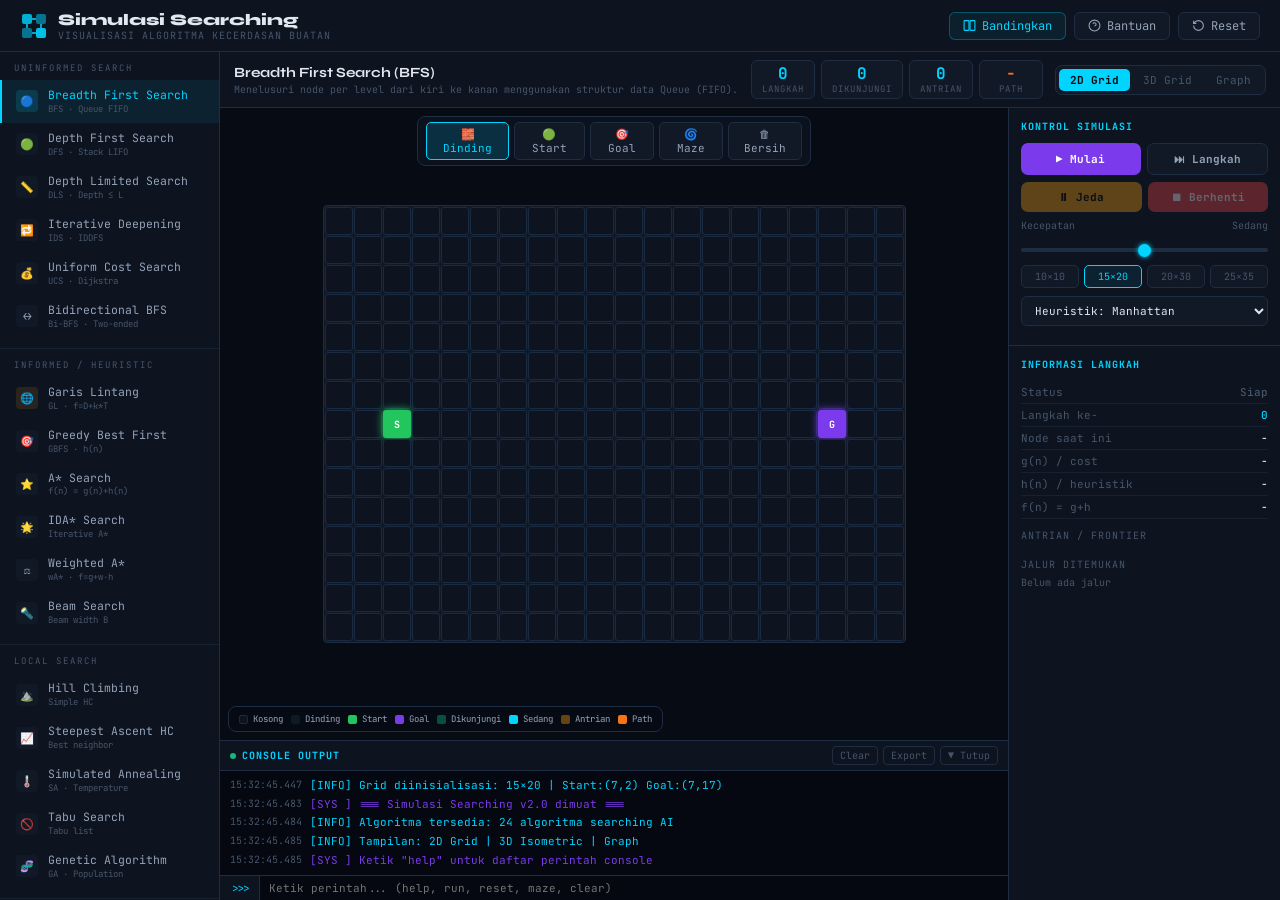
<file: Index.html>
<!DOCTYPE html>
<html lang="id">
<head>
  <meta charset="UTF-8">
  <meta name="viewport" content="width=device-width, initial-scale=1.0">
  <title>Simulasi Searching — AI Visualization</title>
  <link href="https://fonts.googleapis.com/css2?family=JetBrains+Mono:wght@300;400;500;700&family=Syne:wght@400;600;700;800&display=swap" rel="stylesheet">
  <link rel="stylesheet" href="style.css">
</head>
<body>

<!-- HEADER -->
<header>
  <div class="header-brand">
    <svg width="28" height="28" viewBox="0 0 28 28" fill="none">
      <rect x="2" y="2" width="10" height="10" rx="2" fill="currentColor" opacity="0.8"/>
      <rect x="16" y="2" width="10" height="10" rx="2" fill="currentColor" opacity="0.5"/>
      <rect x="2" y="16" width="10" height="10" rx="2" fill="currentColor" opacity="0.5"/>
      <rect x="16" y="16" width="10" height="10" rx="2" fill="currentColor" opacity="0.9"/>
      <line x1="7" y1="12" x2="7" y2="16" stroke="currentColor" stroke-width="1.5"/>
      <line x1="21" y1="12" x2="21" y2="16" stroke="currentColor" stroke-width="1.5"/>
      <line x1="12" y1="7" x2="16" y2="7" stroke="currentColor" stroke-width="1.5"/>
      <line x1="12" y1="21" x2="16" y2="21" stroke="currentColor" stroke-width="1.5"/>
    </svg>
    <div>
      <div class="title">Simulasi Searching</div>
      <div class="subtitle">Visualisasi Algoritma Kecerdasan Buatan</div>
    </div>
  </div>
  <div class="header-actions">
    <button class="btn-header btn-compare-toggle" id="btnCompareToggle" onclick="toggleCompareMode()">
      <svg width="13" height="13" viewBox="0 0 24 24" fill="none" stroke="currentColor" stroke-width="2">
        <rect x="2" y="3" width="9" height="18" rx="1"/><rect x="13" y="3" width="9" height="18" rx="1"/>
      </svg>
      Bandingkan
    </button>
    <button class="btn-header" onclick="openModal('bantuan')">
      <svg width="13" height="13" viewBox="0 0 24 24" fill="none" stroke="currentColor" stroke-width="2">
        <circle cx="12" cy="12" r="10"/><path d="M9.09 9a3 3 0 0 1 5.83 1c0 2-3 3-3 3"/><line x1="12" y1="17" x2="12.01" y2="17"/>
      </svg>
      Bantuan
    </button>
    <button class="btn-header" onclick="resetAll()">
      <svg width="13" height="13" viewBox="0 0 24 24" fill="none" stroke="currentColor" stroke-width="2">
        <path d="M3 12a9 9 0 1 0 9-9 9.75 9.75 0 0 0-6.74 2.74L3 8"/><path d="M3 3v5h5"/>
      </svg>
      Reset
    </button>
  </div>
</header>

<!-- APP LAYOUT: sidebar + content -->
<div class="app-layout">

  <!-- SIDEBAR: algorithm list (always visible, never disabled) -->
  <div class="sidebar">
    <div class="sidebar-section">
      <div class="sidebar-label">Uninformed Search</div>
      <div class="algo-item active" data-algo="bfs" onclick="selectAlgo(this,'bfs')">
        <div class="algo-icon">🔵</div>
        <div><div class="algo-name">Breadth First Search</div><div class="algo-cat">BFS · Queue FIFO</div></div>
      </div>
      <div class="algo-item" data-algo="dfs" onclick="selectAlgo(this,'dfs')">
        <div class="algo-icon">🟢</div>
        <div><div class="algo-name">Depth First Search</div><div class="algo-cat">DFS · Stack LIFO</div></div>
      </div>
      <div class="algo-item" data-algo="dls" onclick="selectAlgo(this,'dls')">
        <div class="algo-icon">📏</div>
        <div><div class="algo-name">Depth Limited Search</div><div class="algo-cat">DLS · Depth ≤ L</div></div>
      </div>
      <div class="algo-item" data-algo="ids" onclick="selectAlgo(this,'ids')">
        <div class="algo-icon">🔁</div>
        <div><div class="algo-name">Iterative Deepening</div><div class="algo-cat">IDS · IDDFS</div></div>
      </div>
      <div class="algo-item" data-algo="ucs" onclick="selectAlgo(this,'ucs')">
        <div class="algo-icon">💰</div>
        <div><div class="algo-name">Uniform Cost Search</div><div class="algo-cat">UCS · Dijkstra</div></div>
      </div>
      <div class="algo-item" data-algo="bidirectional" onclick="selectAlgo(this,'bidirectional')">
        <div class="algo-icon">↔️</div>
        <div><div class="algo-name">Bidirectional BFS</div><div class="algo-cat">Bi-BFS · Two-ended</div></div>
      </div>
    </div>

    <div class="sidebar-section">
      <div class="sidebar-label">Informed / Heuristic</div>
      <div class="algo-item custom-algo" data-algo="garislintang" onclick="selectAlgo(this,'garislintang')">
        <div class="algo-icon">🌐</div>
        <div><div class="algo-name">Garis Lintang</div><div class="algo-cat">GL · f=D+k*T</div></div>
      </div>
      <div class="algo-item" data-algo="greedy" onclick="selectAlgo(this,'greedy')">
        <div class="algo-icon">🎯</div>
        <div><div class="algo-name">Greedy Best First</div><div class="algo-cat">GBFS · h(n)</div></div>
      </div>
      <div class="algo-item" data-algo="astar" onclick="selectAlgo(this,'astar')">
        <div class="algo-icon">⭐</div>
        <div><div class="algo-name">A* Search</div><div class="algo-cat">f(n) = g(n)+h(n)</div></div>
      </div>
      <div class="algo-item" data-algo="idastar" onclick="selectAlgo(this,'idastar')">
        <div class="algo-icon">🌟</div>
        <div><div class="algo-name">IDA* Search</div><div class="algo-cat">Iterative A*</div></div>
      </div>
      <div class="algo-item" data-algo="weighted_astar" onclick="selectAlgo(this,'weighted_astar')">
        <div class="algo-icon">⚖️</div>
        <div><div class="algo-name">Weighted A*</div><div class="algo-cat">wA* · f=g+w·h</div></div>
      </div>
      <div class="algo-item" data-algo="beam" onclick="selectAlgo(this,'beam')">
        <div class="algo-icon">🔦</div>
        <div><div class="algo-name">Beam Search</div><div class="algo-cat">Beam width B</div></div>
      </div>
    </div>

    <div class="sidebar-section">
      <div class="sidebar-label">Local Search</div>
      <div class="algo-item" data-algo="hillclimbing" onclick="selectAlgo(this,'hillclimbing')">
        <div class="algo-icon">⛰️</div>
        <div><div class="algo-name">Hill Climbing</div><div class="algo-cat">Simple HC</div></div>
      </div>
      <div class="algo-item" data-algo="steepest" onclick="selectAlgo(this,'steepest')">
        <div class="algo-icon">📈</div>
        <div><div class="algo-name">Steepest Ascent HC</div><div class="algo-cat">Best neighbor</div></div>
      </div>
      <div class="algo-item" data-algo="simulated_annealing" onclick="selectAlgo(this,'simulated_annealing')">
        <div class="algo-icon">🌡️</div>
        <div><div class="algo-name">Simulated Annealing</div><div class="algo-cat">SA · Temperature</div></div>
      </div>
      <div class="algo-item" data-algo="tabu" onclick="selectAlgo(this,'tabu')">
        <div class="algo-icon">🚫</div>
        <div><div class="algo-name">Tabu Search</div><div class="algo-cat">Tabu list</div></div>
      </div>
      <div class="algo-item" data-algo="genetic" onclick="selectAlgo(this,'genetic')">
        <div class="algo-icon">🧬</div>
        <div><div class="algo-name">Genetic Algorithm</div><div class="algo-cat">GA · Population</div></div>
      </div>
    </div>

    <div class="sidebar-section">
      <div class="sidebar-label">Adversarial</div>
      <div class="algo-item" data-algo="minimax" onclick="selectAlgo(this,'minimax')">
        <div class="algo-icon">♟️</div>
        <div><div class="algo-name">Minimax Search</div><div class="algo-cat">Game tree</div></div>
      </div>
      <div class="algo-item" data-algo="alphabeta" onclick="selectAlgo(this,'alphabeta')">
        <div class="algo-icon">✂️</div>
        <div><div class="algo-name">Alpha-Beta Pruning</div><div class="algo-cat">α-β · Minimax opt</div></div>
      </div>
      <div class="algo-item" data-algo="mcts" onclick="selectAlgo(this,'mcts')">
        <div class="algo-icon">🎲</div>
        <div><div class="algo-name">Monte Carlo Tree</div><div class="algo-cat">MCTS · UCB1</div></div>
      </div>
    </div>

    <div class="sidebar-section">
      <div class="sidebar-label">Constraint / Other</div>
      <div class="algo-item" data-algo="backtracking" onclick="selectAlgo(this,'backtracking')">
        <div class="algo-icon">🔙</div>
        <div><div class="algo-name">Backtracking</div><div class="algo-cat">Constraint satisfy</div></div>
      </div>
      <div class="algo-item" data-algo="ants" onclick="selectAlgo(this,'ants')">
        <div class="algo-icon">🐜</div>
        <div><div class="algo-name">Ant Colony Opt.</div><div class="algo-cat">ACO · Pheromone</div></div>
      </div>
      <div class="algo-item" data-algo="jps" onclick="selectAlgo(this,'jps')">
        <div class="algo-icon">🚀</div>
        <div><div class="algo-name">Jump Point Search</div><div class="algo-cat">JPS · Grid opt A*</div></div>
      </div>
    </div>
  </div><!-- /sidebar -->

  <!-- CONTENT AREA -->
  <div class="content-area">

    <!-- TOP BAR: algo info + stats + view toggle -->
    <div class="top-bar">
      <div class="top-bar-info">
        <div class="top-bar-title" id="algoTitle">Breadth First Search (BFS)</div>
        <div class="top-bar-desc" id="algoDesc">Menelusuri node per level dari kiri ke kanan menggunakan struktur data Queue (FIFO).</div>
      </div>
      <div class="stats-row" id="statsRowNormal">
        <div class="stat-box"><div class="stat-val" id="statSteps">0</div><div class="stat-lbl">Langkah</div></div>
        <div class="stat-box"><div class="stat-val" id="statVisited">0</div><div class="stat-lbl">Dikunjungi</div></div>
        <div class="stat-box"><div class="stat-val" id="statQueue">0</div><div class="stat-lbl">Antrian</div></div>
        <div class="stat-box"><div class="stat-val" id="statPath" style="color:var(--node-path)">-</div><div class="stat-lbl">Path</div></div>
      </div>
      <div class="view-toggle" id="viewToggleNormal">
        <button class="view-btn active" onclick="setView('2d',this)">2D Grid</button>
        <button class="view-btn" onclick="setView('3d',this)">3D Grid</button>
        <button class="view-btn" onclick="setView('graph',this)">Graph</button>
      </div>
    </div>

    <!-- MAIN SPLIT: canvas area + right panel -->
    <div class="main-split">

      <!-- ── CANVAS COLUMN ── -->
      <div class="canvas-col">

        <!-- NORMAL MODE: single grid -->
        <div class="canvas-wrap" id="canvasWrapNormal">
          <div id="grid2d">
            <div class="grid-container" id="gridContainer"></div>
          </div>
          <div id="grid3d">
            <canvas id="threeCanvas"></canvas>
            <div class="controls-3d-hint">
              <span><span class="hint-key">Klik Kiri</span> Putar</span>
              <span><span class="hint-key">Klik Kanan</span> Geser</span>
              <span><span class="hint-key">Scroll</span> Zoom</span>
            </div>
          </div>
          <div id="graphView"><canvas id="graphCanvas"></canvas></div>
          <div class="legend">
            <div class="legend-item"><div class="legend-dot" style="background:var(--bg2);border:1px solid #1a2a40"></div>Kosong</div>
            <div class="legend-item"><div class="legend-dot" style="background:#0f1923"></div>Dinding</div>
            <div class="legend-item"><div class="legend-dot" style="background:var(--node-start)"></div>Start</div>
            <div class="legend-item"><div class="legend-dot" style="background:var(--node-goal)"></div>Goal</div>
            <div class="legend-item"><div class="legend-dot" style="background:rgba(16,185,129,0.4)"></div>Dikunjungi</div>
            <div class="legend-item"><div class="legend-dot" style="background:var(--node-current)"></div>Sedang</div>
            <div class="legend-item"><div class="legend-dot" style="background:rgba(245,158,11,0.4)"></div>Antrian</div>
            <div class="legend-item"><div class="legend-dot" style="background:var(--node-path)"></div>Path</div>
          </div>
          <div class="canvas-toolbar">
            <button class="tool-btn active" id="toolWall" onclick="setTool('wall',this)">🧱 Dinding</button>
            <button class="tool-btn" id="toolStart" onclick="setTool('start',this)">🟢 Start</button>
            <button class="tool-btn" id="toolGoal" onclick="setTool('goal',this)">🎯 Goal</button>
            <button class="tool-btn" onclick="generateMaze()">🌀 Maze</button>
            <button class="tool-btn" onclick="clearGrid()">🗑 Bersih</button>
          </div>
        </div>

        <!-- COMPARE MODE: dual grid -->
        <div class="compare-dual-wrap" id="compareDualWrap" style="display:none">
          <div class="compare-grid-panel" id="gridSplitA">
            <div class="benchmark-grid-title">
              <div class="compare-indicator compare-a"></div>
              <span id="compareGridTitleA">Algo A</span>
              <div class="compare-grid-badge" id="compareBadgeA"></div>
            </div>
            <div class="compare-grid-inner" id="compareGridInnerA">
              <div class="grid-container" id="gridContainerA"></div>
            </div>
            <div class="legend compare-legend">
              <div class="legend-item"><div class="legend-dot" style="background:var(--bg2);border:1px solid #1a2a40"></div>Kosong</div>
              <div class="legend-item"><div class="legend-dot" style="background:#0f1923"></div>Dinding</div>
              <div class="legend-item"><div class="legend-dot" style="background:var(--node-start)"></div>Start</div>
              <div class="legend-item"><div class="legend-dot" style="background:var(--node-goal)"></div>Goal</div>
              <div class="legend-item"><div class="legend-dot" style="background:rgba(16,185,129,0.4)"></div>Dikunjungi</div>
              <div class="legend-item"><div class="legend-dot" style="background:var(--node-current)"></div>Sedang</div>
              <div class="legend-item"><div class="legend-dot" style="background:var(--node-path)"></div>Path</div>
            </div>
          </div>
          <div class="compare-grid-panel" id="gridSplitB">
            <div class="benchmark-grid-title">
              <div class="compare-indicator compare-b"></div>
              <span id="compareGridTitleB">Algo B</span>
              <div class="compare-grid-badge" id="compareBadgeB"></div>
            </div>
            <div class="compare-grid-inner" id="compareGridInnerB">
              <div class="grid-container" id="gridContainerB"></div>
            </div>
            <div class="legend compare-legend">
              <div class="legend-item"><div class="legend-dot" style="background:var(--bg2);border:1px solid #1a2a40"></div>Kosong</div>
              <div class="legend-item"><div class="legend-dot" style="background:#0f1923"></div>Dinding</div>
              <div class="legend-item"><div class="legend-dot" style="background:var(--node-start)"></div>Start</div>
              <div class="legend-item"><div class="legend-dot" style="background:var(--node-goal)"></div>Goal</div>
              <div class="legend-item"><div class="legend-dot" style="background:rgba(16,185,129,0.4)"></div>Dikunjungi</div>
              <div class="legend-item"><div class="legend-dot" style="background:var(--node-current)"></div>Sedang</div>
              <div class="legend-item"><div class="legend-dot" style="background:var(--node-path)"></div>Path</div>
            </div>
          </div>
          <div class="canvas-toolbar compare-toolbar" id="compareToolbar">
            <button class="tool-btn active" id="cmpToolWall" onclick="setCmpTool('wall',this)">🧱 Dinding</button>
            <button class="tool-btn" id="cmpToolStart" onclick="setCmpTool('start',this)">🟢 Start</button>
            <button class="tool-btn" id="cmpToolGoal" onclick="setCmpTool('goal',this)">🎯 Goal</button>
            <button class="tool-btn" onclick="generateCompareMaze()">🌀 Maze</button>
            <button class="tool-btn" onclick="clearCompareGrid()">🗑 Bersih</button>
          </div>
        </div>

        <!-- CONSOLE — sits below the grid -->
        <div class="console-area">
          <div class="console-header">
            <div class="console-title">
              <div class="console-dot"></div>
              Console Output
            </div>
            <div class="console-actions">
              <button class="console-btn" onclick="clearConsole()">Clear</button>
              <button class="console-btn" onclick="exportLog()">Export</button>
              <button class="console-btn" id="consoleToggle" onclick="toggleConsole()">▼ Tutup</button>
            </div>
          </div>
          <div class="console-body" id="consoleBody"></div>
          <div class="console-input-row">
            <div class="console-prompt">&gt;&gt;&gt;</div>
            <input class="console-input" type="text" placeholder="Ketik perintah... (help, run, reset, maze, clear)" onkeydown="handleConsoleInput(event)">
          </div>
        </div>

      </div><!-- /canvas-col -->

      <!-- ── RIGHT PANEL ── always visible, content swaps per mode -->
      <div class="right-panel">

        <!-- NORMAL MODE PANEL -->
        <div id="rightNormal">
          <div class="panel-section">
            <div class="panel-title">Kontrol Simulasi</div>
            <div class="ctrl-row">
              <button class="btn-ctrl btn-start" id="btnStart" onclick="startSimulation()">▶ Mulai</button>
              <button class="btn-ctrl btn-step" id="btnStep" onclick="stepThroughSimulation()">⏭ Langkah</button>
            </div>
            <div class="ctrl-row">
              <button class="btn-ctrl btn-pause" id="btnPause" onclick="pauseSimulation()">⏸ Jeda</button>
              <button class="btn-ctrl btn-stop" id="btnStop" onclick="stopSimulation()">⏹ Berhenti</button>
            </div>
            <div class="slider-row">
              <div class="slider-label"><span>Kecepatan</span><span id="speedLabel">Sedang</span></div>
              <input type="range" min="1" max="5" value="3" id="speedSlider" oninput="updateSpeed(this.value)">
            </div>
            <div class="grid-size-row">
              <button class="grid-size-btn" onclick="setGridSize(10,10,this)">10×10</button>
              <button class="grid-size-btn active" onclick="setGridSize(15,20,this)">15×20</button>
              <button class="grid-size-btn" onclick="setGridSize(20,30,this)">20×30</button>
              <button class="grid-size-btn" onclick="setGridSize(25,35,this)">25×35</button>
            </div>
            <select class="select-styled" id="heuristicSel" onchange="updateHeuristic(this.value)">
              <option value="manhattan">Heuristik: Manhattan</option>
              <option value="euclidean">Heuristik: Euclidean</option>
              <option value="chebyshev">Heuristik: Chebyshev</option>
              <option value="octile">Heuristik: Octile</option>
            </select>
            <select class="select-styled" id="weightSel" style="display:none" onchange="updateWeight(this.value)">
              <option value="1">Bobot w = 1.0</option>
              <option value="1.5">Bobot w = 1.5</option>
              <option value="2">Bobot w = 2.0</option>
              <option value="3">Bobot w = 3.0</option>
            </select>
            <select class="select-styled" id="beamWidthSel" style="display:none">
              <option value="2">Beam Width = 2</option>
              <option value="3">Beam Width = 3</option>
              <option value="5">Beam Width = 5</option>
              <option value="10">Beam Width = 10</option>
            </select>
            <select class="select-styled" id="depthLimitSel" style="display:none">
              <option value="5">Depth Limit = 5</option>
              <option value="8">Depth Limit = 8</option>
              <option value="10">Depth Limit = 10</option>
              <option value="15">Depth Limit = 15</option>
            </select>
          </div>
          <div class="panel-section" style="flex:1;overflow-y:auto;padding-bottom:6px;">
            <div class="panel-title">Informasi Langkah</div>
            <div class="info-row"><span class="info-key">Status</span><span class="info-val" id="infoStatus" style="color:var(--text3)">Siap</span></div>
            <div class="info-row"><span class="info-key">Langkah ke-</span><span class="info-val accent" id="infoStep">0</span></div>
            <div class="info-row"><span class="info-key">Node saat ini</span><span class="info-val" id="infoCurrent">-</span></div>
            <div class="info-row"><span class="info-key">g(n) / cost</span><span class="info-val" id="infoGn">-</span></div>
            <div class="info-row"><span class="info-key">h(n) / heuristik</span><span class="info-val" id="infoHn">-</span></div>
            <div class="info-row"><span class="info-key">f(n) = g+h</span><span class="info-val" id="infoFn">-</span></div>
            <div style="margin-top:10px;font-size:10px;color:var(--text3);text-transform:uppercase;letter-spacing:1px;margin-bottom:5px;">Antrian / Frontier</div>
            <div class="queue-display" id="queueDisplay"></div>
            <div style="margin-top:10px;font-size:10px;color:var(--text3);text-transform:uppercase;letter-spacing:1px;margin-bottom:5px;">Jalur Ditemukan</div>
            <div class="path-display" id="pathDisplay"><span style="color:var(--text3);font-size:10px">Belum ada jalur</span></div>
          </div>
        </div><!-- /rightNormal -->

        <!-- COMPARE MODE PANEL -->
        <div id="rightCompare" style="display:none">
          <!-- Algo pickers -->
          <div class="panel-section">
            <div class="panel-title">Pilih Algoritma</div>
            <div class="cmp-picker-row">
              <div class="cmp-picker-dot compare-a"></div>
              <select class="select-styled cmp-select" id="compareAlgoA" onchange="onCompareAlgoChange()" style="margin-bottom:0"></select>
            </div>
            <div class="cmp-vs-divider">
              <div class="cmp-vs-line"></div>
              <span class="cmp-vs-text">VS</span>
              <div class="cmp-vs-line"></div>
            </div>
            <div class="cmp-picker-row">
              <div class="cmp-picker-dot compare-b"></div>
              <select class="select-styled cmp-select" id="compareAlgoB" onchange="onCompareAlgoChange()" style="margin-bottom:0"></select>
            </div>
          </div>
          <!-- Compare controls -->
          <div class="panel-section">
            <div class="panel-title">Kontrol Komparasi</div>
            <div class="ctrl-row">
              <button class="btn-ctrl btn-start" id="btnCompareStart" onclick="startCompare()">▶ Mulai</button>
              <button class="btn-ctrl btn-stop" id="btnCompareStop" onclick="stopCompare()" disabled>⏹ Stop</button>
            </div>
            <div class="ctrl-row">
              <button class="btn-ctrl btn-pause" id="btnComparePause" onclick="pauseCompare()" disabled style="flex:1">⏸ Jeda</button>
            </div>
            <div class="slider-row">
              <div class="slider-label"><span>Kecepatan</span><span id="compareSpeedLabel">Sedang</span></div>
              <input type="range" min="1" max="5" value="3" id="compareSpeedSlider" oninput="updateCompareSpeed(this.value)">
            </div>
            <!-- Grid size for compare too -->
            <div class="grid-size-row">
              <button class="grid-size-btn cmp-size-btn" onclick="setCmpGridSize(10,10,this)">10×10</button>
              <button class="grid-size-btn cmp-size-btn active" onclick="setCmpGridSize(15,20,this)">15×20</button>
              <button class="grid-size-btn cmp-size-btn" onclick="setCmpGridSize(20,30,this)">20×30</button>
              <button class="grid-size-btn cmp-size-btn" onclick="setCmpGridSize(25,35,this)">25×35</button>
            </div>
          </div>
          <!-- Scoreboard -->
          <div class="panel-section cmp-scoreboard-section">
            <div class="panel-title">
              📊 Komparasi
              <div class="scoreboard-winner" id="scoreboardWinner"></div>
            </div>
            <div class="scoreboard-grid">
              <div class="scoreboard-metric label-col">Metrik</div>
              <div class="scoreboard-metric algo-col-a">
                <div class="compare-indicator compare-a" style="width:7px;height:7px;display:inline-block;margin-right:4px;border-radius:50%;flex-shrink:0"></div>
                <span id="scoreAlgoNameA" style="overflow:hidden;text-overflow:ellipsis;white-space:nowrap">A</span>
              </div>
              <div class="scoreboard-metric algo-col-b">
                <div class="compare-indicator compare-b" style="width:7px;height:7px;display:inline-block;margin-right:4px;border-radius:50%;flex-shrink:0"></div>
                <span id="scoreAlgoNameB" style="overflow:hidden;text-overflow:ellipsis;white-space:nowrap">B</span>
              </div>

              <div class="scoreboard-row-label">Status</div>
              <div class="scoreboard-val" id="scoreStatusA"><span class="sbadge sbadge-ready">Siap</span></div>
              <div class="scoreboard-val" id="scoreStatusB"><span class="sbadge sbadge-ready">Siap</span></div>

              <div class="scoreboard-row-label">Langkah</div>
              <div class="scoreboard-val" id="scoreStepsA">0</div>
              <div class="scoreboard-val" id="scoreStepsB">0</div>

              <div class="scoreboard-row-label">Dikunjungi</div>
              <div class="scoreboard-val" id="scoreVisitedA">0</div>
              <div class="scoreboard-val" id="scoreVisitedB">0</div>

              <div class="scoreboard-row-label">Antrian</div>
              <div class="scoreboard-val" id="scoreQueueA">0</div>
              <div class="scoreboard-val" id="scoreQueueB">0</div>

              <div class="scoreboard-row-label">Path</div>
              <div class="scoreboard-val" id="scorePathA">-</div>
              <div class="scoreboard-val" id="scorePathB">-</div>

              <div class="scoreboard-row-label">Waktu (ms)</div>
              <div class="scoreboard-val" id="scoreTimeA">0</div>
              <div class="scoreboard-val" id="scoreTimeB">0</div>

              <div class="scoreboard-row-label">Efisiensi</div>
              <div class="scoreboard-val" id="scoreEffA">-</div>
              <div class="scoreboard-val" id="scoreEffB">-</div>
            </div>
            <!-- Progress bars -->
            <div class="compare-progress-wrap" style="margin-top:8px">
              <div class="compare-progress-label">A</div>
              <div class="compare-progress-bar-wrap"><div class="compare-progress-bar compare-prog-a" id="progressBarA" style="width:0%"></div></div>
              <div class="compare-progress-label">B</div>
              <div class="compare-progress-bar-wrap"><div class="compare-progress-bar compare-prog-b" id="progressBarB" style="width:0%"></div></div>
            </div>
          </div>
        </div><!-- /rightCompare -->

      </div><!-- /right-panel -->

    </div><!-- /main-split -->

  </div><!-- /content-area -->

</div><!-- /app-layout -->

<!-- MODAL -->
<div class="modal-overlay" id="modalOverlay" onclick="closeModal()">
  <div class="modal" onclick="event.stopPropagation()">
    <h2 id="modalTitle">Bantuan</h2>
    <div id="modalContent"></div>
    <button class="modal-close" onclick="closeModal()">Tutup</button>
  </div>
</div>

<script src="main.js"></script>
</body>
</html>
</file>
<file: style.css>
/* ── TOKENS ── */
:root {
  --bg:           #070b14;
  --bg2:          #0d1420;
  --bg3:          #111927;
  --border:       #1e2d42;
  --accent:       #00d4ff;
  --accent2:      #7c3aed;
  --accent3:      #f59e0b;
  --accent4:      #10b981;
  --accent5:      #ef4444;
  --text:         #e2e8f0;
  --text2:        #94a3b8;
  --text3:        #475569;
  --node-start:   #22c55e;
  --node-goal:    #7c3aed;
  --node-current: #00d4ff;
  --node-path:    #f97316;
  --node-wall:    #1e293b;
}

* { margin:0; padding:0; box-sizing:border-box; }
html, body { height:100%; overflow:hidden; }
body {
  font-family:'JetBrains Mono', monospace;
  background:var(--bg);
  color:var(--text);
  display:flex;
  flex-direction:column;
}

/* ── HEADER ── */
header {
  display:flex; align-items:center; justify-content:space-between;
  padding:0 20px; height:52px;
  background:var(--bg2); border-bottom:1px solid var(--border);
  flex-shrink:0; z-index:100;
}
.header-brand { display:flex; align-items:center; gap:10px; }
.header-brand svg { color:var(--accent); }
.header-brand .title { font-family:'Syne',sans-serif; font-size:16px; font-weight:800; }
.header-brand .subtitle { font-size:10px; color:var(--text3); letter-spacing:1px; text-transform:uppercase; }
.header-actions { display:flex; gap:8px; }
.btn-header {
  display:flex; align-items:center; gap:6px;
  padding:5px 13px; border-radius:6px;
  background:var(--bg3); border:1px solid var(--border);
  color:var(--text2); font-family:'JetBrains Mono',monospace; font-size:12px;
  cursor:pointer; transition:all 0.2s;
}
.btn-header:hover { border-color:var(--accent); color:var(--accent); }
.btn-compare-toggle { border-color:rgba(0,212,255,0.3); color:var(--accent); background:rgba(0,212,255,0.06); }
.btn-compare-toggle.active { background:rgba(0,212,255,0.15); border-color:var(--accent); box-shadow:0 0 12px rgba(0,212,255,0.2); }

/* ── APP LAYOUT ── */
.app-layout { display:flex; flex:1; overflow:hidden; }

/* ── SIDEBAR ── */
.sidebar {
  width:220px; flex-shrink:0;
  background:var(--bg2); border-right:1px solid var(--border);
  overflow-y:auto; display:flex; flex-direction:column;
}
.sidebar::-webkit-scrollbar { width:4px; }
.sidebar::-webkit-scrollbar-thumb { background:var(--border); border-radius:2px; }

.sidebar-section { padding:10px 0; border-bottom:1px solid rgba(30,45,66,0.5); }
.sidebar-section:last-child { border-bottom:none; }
.sidebar-label { font-size:9px; letter-spacing:2px; text-transform:uppercase; color:var(--text3); padding:0 14px 6px; }

.algo-item {
  display:flex; align-items:center; gap:10px;
  padding:8px 14px; cursor:pointer;
  transition:all 0.15s; border-left:2px solid transparent;
  font-size:11.5px; color:var(--text2);
}
.algo-item:hover { background:var(--bg3); color:var(--text); }
.algo-item.active { background:rgba(0,212,255,0.07); border-left-color:var(--accent); color:var(--accent); }
.algo-item .algo-icon {
  width:22px; height:22px; display:flex; align-items:center; justify-content:center;
  border-radius:4px; background:var(--bg3); font-size:11px; flex-shrink:0;
}
.algo-item.active .algo-icon { background:rgba(0,212,255,0.15); }
.algo-item .algo-name { line-height:1.3; }
.algo-item .algo-cat { font-size:9px; color:var(--text3); }
.algo-item.custom-algo.active { background:rgba(245,158,11,0.08); border-left-color:var(--accent3); color:var(--accent3); }
.algo-item.custom-algo:hover { background:rgba(245,158,11,0.05); color:var(--accent3); }
.algo-item.custom-algo .algo-icon { background:rgba(245,158,11,0.12); }

/* ── CONTENT AREA ── */
.content-area { flex:1; display:flex; flex-direction:column; overflow:hidden; min-width:0; }

/* ── TOP BAR ── */
.top-bar {
  display:flex; align-items:center; justify-content:space-between;
  padding:8px 14px; background:var(--bg2); border-bottom:1px solid var(--border);
  flex-shrink:0; gap:12px; flex-wrap:wrap;
}
.top-bar-info { min-width:0; flex:1; }
.top-bar-title { font-family:'Syne',sans-serif; font-weight:700; font-size:14px; white-space:nowrap; overflow:hidden; text-overflow:ellipsis; }
.top-bar-desc { font-size:10px; color:var(--text3); margin-top:2px; }

.stats-row { display:flex; gap:6px; }
.stat-box {
  display:flex; flex-direction:column; align-items:center;
  background:var(--bg3); border:1px solid var(--border);
  border-radius:6px; padding:3px 10px; min-width:64px;
}
.stat-val { font-size:16px; font-weight:700; color:var(--accent); line-height:1.2; }
.stat-lbl { font-size:9px; color:var(--text3); text-transform:uppercase; letter-spacing:1px; }

.view-toggle {
  display:flex; gap:2px;
  background:var(--bg3); border:1px solid var(--border);
  border-radius:7px; padding:3px;
}
.view-btn {
  padding:4px 11px; border-radius:5px; font-size:11px;
  cursor:pointer; transition:all 0.15s;
  font-family:'JetBrains Mono',monospace;
  background:none; border:none; color:var(--text3);
}
.view-btn.active { background:var(--accent); color:var(--bg); font-weight:700; }

/* ── MAIN SPLIT ── */
.main-split { flex:1; display:flex; overflow:hidden; min-height:0; }

/* ── CANVAS COLUMN ── */
.canvas-col {
  flex:1; display:flex; flex-direction:column; overflow:hidden; min-width:0;
  position:relative;
}

/* ── SINGLE CANVAS WRAP ── */
.canvas-wrap {
  flex:1; position:relative; overflow:hidden;
  background:var(--bg); min-height:0;
}
#grid2d { position:absolute; inset:0; display:flex; align-items:center; justify-content:center; }
.grid-container { display:grid; gap:1px; background:var(--bg3); border:1px solid var(--border); border-radius:4px; padding:1px; }

.cell {
  width:28px; height:28px; border-radius:3px; cursor:pointer;
  transition:background 0.1s, transform 0.1s;
  display:flex; align-items:center; justify-content:center;
  font-size:8px; font-weight:700; color:transparent; position:relative;
}
.cell:hover { transform:scale(1.15); z-index:2; }
.cell.unvisited { background:var(--bg2); border:1px solid #1a2a40; }
.cell.wall      { background:#0f1923; border:1px solid #0a1018; }
.cell.start     { background:var(--node-start); box-shadow:0 0 8px var(--node-start); color:#fff; }
.cell.goal      { background:var(--node-goal);  box-shadow:0 0 8px var(--node-goal);  color:#fff; }
.cell.visited   { background:rgba(16,185,129,0.35); border-color:rgba(16,185,129,0.5); }
.cell.current   { background:var(--node-current); box-shadow:0 0 12px var(--node-current); border-color:var(--node-current); color:var(--bg); animation:pulse 0.4s ease; }
.cell.queued    { background:rgba(245,158,11,0.4); border-color:rgba(245,158,11,0.6); }
.cell.path      { background:var(--node-path); box-shadow:0 0 10px var(--node-path); color:#fff; }

#grid3d { position:absolute; inset:0; display:none; }
#threeCanvas { width:100%; height:100%; display:block; cursor:grab; }
#threeCanvas.dragging { cursor:grabbing; }
.controls-3d-hint {
  position:absolute; bottom:50px; left:50%; transform:translateX(-50%);
  background:rgba(7,11,20,0.85); border:1px solid var(--border); border-radius:8px;
  padding:6px 14px; font-size:10px; color:var(--text3);
  display:flex; gap:14px; backdrop-filter:blur(8px); pointer-events:none; white-space:nowrap;
}
.controls-3d-hint span { display:flex; align-items:center; gap:4px; }
.hint-key { background:var(--bg3); border:1px solid var(--border); border-radius:3px; padding:1px 5px; font-size:9px; color:var(--accent); }
#graphView { position:absolute; inset:0; display:none; }
#graphCanvas { width:100%; height:100%; display:block; }

/* Legend */
.legend {
  position:absolute; bottom:8px; left:8px;
  display:flex; gap:8px; flex-wrap:wrap;
  background:rgba(7,11,20,0.85); border:1px solid var(--border);
  border-radius:8px; padding:6px 10px;
  backdrop-filter:blur(8px);
}
.legend-item { display:flex; align-items:center; gap:5px; font-size:9px; color:var(--text2); }
.legend-dot { width:9px; height:9px; border-radius:2px; }

/* Canvas toolbar */
.canvas-toolbar {
  position:absolute; top:8px; left:50%; transform:translateX(-50%);
  display:flex; gap:5px;
  background:rgba(13,20,32,0.92); border:1px solid var(--border);
  border-radius:8px; padding:5px 8px; backdrop-filter:blur(10px);
  z-index:5;
}
.tool-btn {
  padding:4px 9px; border-radius:5px; font-size:11px; cursor:pointer;
  background:var(--bg3); border:1px solid var(--border); color:var(--text2);
  font-family:'JetBrains Mono',monospace; transition:all 0.15s;
}
.tool-btn:hover { border-color:var(--accent); color:var(--accent); }
.tool-btn.active { background:rgba(0,212,255,0.15); border-color:var(--accent); color:var(--accent); }
button:disabled, select:disabled {
  opacity:0.35; cursor:not-allowed !important;
  pointer-events:none !important; box-shadow:none !important;
}

/* ── COMPARE DUAL GRID ── */
.compare-dual-wrap {
  flex:1; display:flex; overflow:hidden; position:relative; min-height:0;
}
.compare-grid-panel {
  flex:1; display:flex; flex-direction:column; position:relative; overflow:hidden;
  background:var(--bg);
}
#gridSplitA { border-left:2px solid rgba(0,212,255,0.25); border-right:1px solid var(--border); }
#gridSplitB { border-right:2px solid rgba(124,58,237,0.25); }
.benchmark-grid-title {
  display:flex; align-items:center; gap:7px;
  padding:7px 10px; background:var(--bg2); border-bottom:1px solid var(--border);
  font-family:'Syne',sans-serif; font-weight:700; font-size:11px; color:var(--text);
  flex-shrink:0;
}
#gridSplitA .benchmark-grid-title { color:var(--accent); }
#gridSplitB .benchmark-grid-title { color:var(--accent2); }
.compare-grid-badge { margin-left:auto; }
.compare-grid-inner {
  flex:1; display:flex; align-items:center; justify-content:center;
  overflow:hidden; padding:6px; position:relative;
}
.compare-legend {
  position:absolute !important; bottom:4px !important; left:4px !important;
  padding:4px 7px !important; gap:5px !important; font-size:8.5px !important;
}
.compare-toolbar { top:44px !important; }

@keyframes winnerPulse { 0%,100%{opacity:1} 50%{opacity:0.85} }
#gridSplitA.winner { border-left-color:var(--accent4); animation:winnerPulse 0.7s ease 3; }
#gridSplitB.winner { border-right-color:var(--accent4); animation:winnerPulse 0.7s ease 3; }

/* ── CONSOLE (inside canvas-col, below grid) ── */
.console-area {
  height:160px; flex-shrink:0;
  border-top:1px solid var(--border);
  display:flex; flex-direction:column;
  background:#050810;
}
.console-header {
  display:flex; align-items:center; justify-content:space-between;
  padding:5px 10px; background:var(--bg2); border-bottom:1px solid var(--border);
  flex-shrink:0;
}
.console-title {
  font-size:10px; font-weight:700; color:var(--accent);
  text-transform:uppercase; letter-spacing:1px;
  display:flex; align-items:center; gap:6px;
}
.console-dot { width:6px; height:6px; border-radius:50%; background:var(--accent4); animation:blink 1.5s infinite; }
@keyframes blink { 0%,100%{opacity:1} 50%{opacity:0.2} }
.console-actions { display:flex; gap:5px; }
.console-btn {
  background:none; border:1px solid var(--border); color:var(--text3);
  padding:2px 7px; border-radius:4px; font-size:10px; cursor:pointer;
  font-family:'JetBrains Mono',monospace;
}
.console-btn:hover { border-color:var(--accent); color:var(--accent); }
.console-body { flex:1; overflow-y:auto; padding:6px 10px; font-size:11px; line-height:1.7; }
.console-body::-webkit-scrollbar { width:3px; }
.console-body::-webkit-scrollbar-thumb { background:var(--border); }
.console-input-row { display:flex; border-top:1px solid var(--border); flex-shrink:0; }
.console-prompt { padding:5px 9px; color:var(--accent); font-size:11px; background:var(--bg2); border-right:1px solid var(--border); }
.console-input {
  flex:1; background:none; border:none; color:var(--text);
  font-family:'JetBrains Mono',monospace; font-size:11px; padding:5px 9px; outline:none;
}
.log-line { display:flex; gap:8px; align-items:flex-start; animation:fadeIn 0.15s ease; }
.log-time { color:var(--text3); flex-shrink:0; font-size:10px; }
.log-info    { color:var(--accent);  }
.log-warn    { color:var(--accent3); }
.log-success { color:var(--accent4); }
.log-error   { color:var(--accent5); }
.log-step    { color:var(--text2);   }
.log-path    { color:var(--node-path); }
.log-system  { color:var(--accent2); }
@keyframes fadeIn { from{opacity:0;transform:translateY(-3px)} to{opacity:1;transform:none} }
@keyframes pulse  { 0%,100%{transform:scale(1)} 50%{transform:scale(1.2)} }

/* ── RIGHT PANEL ── */
.right-panel {
  width:272px; flex-shrink:0;
  display:flex; flex-direction:column;
  background:var(--bg2); border-left:1px solid var(--border);
  overflow-y:auto; overflow-x:hidden;
}
.right-panel::-webkit-scrollbar { width:4px; }
.right-panel::-webkit-scrollbar-thumb { background:var(--border); border-radius:2px; }

#rightNormal, #rightCompare { display:flex; flex-direction:column; flex:1; }

.panel-section { padding:12px; border-bottom:1px solid var(--border); }
.panel-section:last-child { border-bottom:none; }
.panel-title {
  font-size:10px; font-weight:700; color:var(--accent);
  text-transform:uppercase; letter-spacing:1px;
  margin-bottom:10px; display:flex; align-items:center; justify-content:space-between;
  gap:6px;
}

/* Controls */
.ctrl-row { display:flex; gap:6px; margin-bottom:7px; }
.btn-ctrl {
  flex:1; padding:8px 5px; border-radius:7px;
  font-family:'JetBrains Mono',monospace; font-size:11px; font-weight:700;
  cursor:pointer; border:none; transition:all 0.2s;
  display:flex; align-items:center; justify-content:center; gap:4px;
}
.btn-start { background:var(--accent2); color:#fff; }
.btn-start:hover:not(:disabled) { background:#6d28d9; box-shadow:0 0 16px rgba(124,58,237,0.4); }
.btn-pause { background:var(--accent3); color:#000; }
.btn-pause:hover:not(:disabled) { background:#d97706; }
.btn-stop  { background:var(--accent5); color:#fff; }
.btn-stop:hover:not(:disabled)  { background:#dc2626; }
.btn-step  { background:var(--bg3); border:1px solid var(--border); color:var(--text2); }
.btn-step:hover:not(:disabled)  { border-color:var(--accent); color:var(--accent); }

.slider-row { margin-bottom:8px; }
.slider-label { display:flex; justify-content:space-between; font-size:10px; color:var(--text3); margin-bottom:4px; }
input[type=range] { width:100%; -webkit-appearance:none; height:4px; border-radius:2px; background:var(--border); outline:none; }
input[type=range]::-webkit-slider-thumb { -webkit-appearance:none; width:13px; height:13px; border-radius:50%; background:var(--accent); cursor:pointer; box-shadow:0 0 5px var(--accent); }

.grid-size-row { display:flex; gap:5px; margin-bottom:8px; }
.grid-size-btn {
  flex:1; padding:4px; border-radius:5px; font-size:10px;
  background:var(--bg3); border:1px solid var(--border); color:var(--text3);
  cursor:pointer; font-family:'JetBrains Mono',monospace; transition:all 0.15s;
}
.grid-size-btn:hover, .grid-size-btn.active { border-color:var(--accent); color:var(--accent); background:rgba(0,212,255,0.07); }

.select-styled {
  width:100%; padding:6px 9px; border-radius:6px;
  background:var(--bg3); border:1px solid var(--border);
  color:var(--text); font-family:'JetBrains Mono',monospace; font-size:11px;
  outline:none; cursor:pointer; margin-bottom:7px;
}
.select-styled:focus { border-color:var(--accent); }

/* Step info */
.info-row {
  display:flex; justify-content:space-between; align-items:center;
  padding:4px 0; border-bottom:1px solid rgba(30,45,66,0.5); font-size:11px;
}
.info-key  { color:var(--text3); }
.info-val  { color:var(--text); font-weight:500; }
.info-val.accent { color:var(--accent); }

.queue-display { display:flex; flex-wrap:wrap; gap:3px; margin-top:6px; }
.queue-node {
  width:23px; height:23px; border-radius:4px;
  background:rgba(245,158,11,0.2); border:1px solid var(--accent3);
  display:flex; align-items:center; justify-content:center;
  font-size:9px; font-weight:700; color:var(--accent3);
}
.path-display { display:flex; align-items:center; flex-wrap:wrap; gap:3px; margin-top:5px; }
.path-node { background:rgba(249,115,22,0.2); border:1px solid var(--node-path); padding:2px 6px; border-radius:3px; font-size:9px; color:var(--node-path); }
.path-arrow { color:var(--text3); font-size:9px; }

/* ── COMPARE RIGHT PANEL ── */
.cmp-picker-row { display:flex; align-items:center; gap:8px; margin-bottom:7px; }
.cmp-picker-dot { width:10px; height:10px; border-radius:50%; flex-shrink:0; }
.cmp-select { flex:1; margin-bottom:0 !important; }
.cmp-vs-divider { display:flex; align-items:center; gap:8px; margin:4px 0 8px; }
.cmp-vs-line { flex:1; height:1px; background:var(--border); }
.cmp-vs-text { font-family:'Syne',sans-serif; font-size:13px; font-weight:800; color:var(--text3); }

/* Scoreboard */
.cmp-scoreboard-section { flex:1; overflow-y:auto; }
.scoreboard-winner { font-family:'Syne',sans-serif; font-weight:700; font-size:11px; }
.scoreboard-grid {
  display:grid; grid-template-columns:90px 1fr 1fr;
  gap:1px 4px; font-size:10px;
}
.scoreboard-metric { font-size:9px; font-weight:700; text-transform:uppercase; letter-spacing:1px; padding:4px 0; border-bottom:1px solid var(--border); }
.scoreboard-metric.label-col  { color:var(--text3); }
.scoreboard-metric.algo-col-a { color:var(--accent);  display:flex; align-items:center; overflow:hidden; }
.scoreboard-metric.algo-col-b { color:var(--accent2); display:flex; align-items:center; overflow:hidden; }
.scoreboard-row-label { color:var(--text3); font-size:10px; padding:3px 0; border-bottom:1px solid rgba(30,45,66,0.4); display:flex; align-items:center; }
.scoreboard-val { font-size:11px; font-weight:700; color:var(--text); padding:3px 4px; border-bottom:1px solid rgba(30,45,66,0.4); display:flex; align-items:center; transition:color 0.3s; }
.scoreboard-val.winner-highlight { color:var(--accent4); }

.sbadge { padding:1px 6px; border-radius:4px; font-size:9px; text-transform:uppercase; letter-spacing:1px; font-weight:700; }
.sbadge-ready   { background:rgba(71,85,105,0.3); color:var(--text3); }
.sbadge-running { background:rgba(16,185,129,0.2); color:var(--accent4); animation:blink 1s infinite; }
.sbadge-paused  { background:rgba(245,158,11,0.2); color:var(--accent3); }
.sbadge-found   { background:rgba(249,115,22,0.2); color:var(--node-path); }
.sbadge-failed  { background:rgba(239,68,68,0.2);  color:var(--accent5); }
.sbadge-winner  { background:rgba(16,185,129,0.3); color:var(--accent4); }

.compare-indicator { flex-shrink:0; border-radius:50%; }
.compare-indicator.compare-a { background:var(--accent);  box-shadow:0 0 5px var(--accent);  width:9px; height:9px; }
.compare-indicator.compare-b { background:var(--accent2); box-shadow:0 0 5px var(--accent2); width:9px; height:9px; }
.cmp-picker-dot.compare-a { background:var(--accent);  box-shadow:0 0 5px var(--accent); }
.cmp-picker-dot.compare-b { background:var(--accent2); box-shadow:0 0 5px var(--accent2); }

.compare-progress-wrap { display:grid; grid-template-columns:16px 1fr; gap:3px 6px; align-items:center; }
.compare-progress-label { font-size:9px; color:var(--text3); font-weight:700; }
.compare-progress-bar-wrap { height:4px; background:var(--bg3); border-radius:2px; overflow:hidden; }
.compare-progress-bar { height:100%; border-radius:2px; transition:width 0.3s ease; }
.compare-prog-a { background:var(--accent);  box-shadow:0 0 4px var(--accent); }
.compare-prog-b { background:var(--accent2); box-shadow:0 0 4px var(--accent2); }

/* ── MODAL ── */
.modal-overlay {
  position:fixed; inset:0; background:rgba(0,0,0,0.7);
  display:none; align-items:center; justify-content:center;
  z-index:1000; backdrop-filter:blur(4px);
}
.modal-overlay.show { display:flex; }
.modal {
  background:var(--bg2); border:1px solid var(--border);
  border-radius:12px; padding:24px; max-width:480px; width:90%;
  box-shadow:0 20px 60px rgba(0,0,0,0.6);
}
.modal h2 { font-family:'Syne',sans-serif; margin-bottom:8px; }
.modal p  { font-size:12px; color:var(--text2); margin-bottom:12px; line-height:1.6; }
.modal-close {
  background:var(--bg3); border:1px solid var(--border); color:var(--text);
  padding:7px 18px; border-radius:6px; cursor:pointer;
  font-family:'JetBrains Mono',monospace; font-size:12px;
}

/* Scrollbar global */
::-webkit-scrollbar { width:5px; height:5px; }
::-webkit-scrollbar-track { background:transparent; }
::-webkit-scrollbar-thumb { background:var(--border); border-radius:3px; }
</file>
